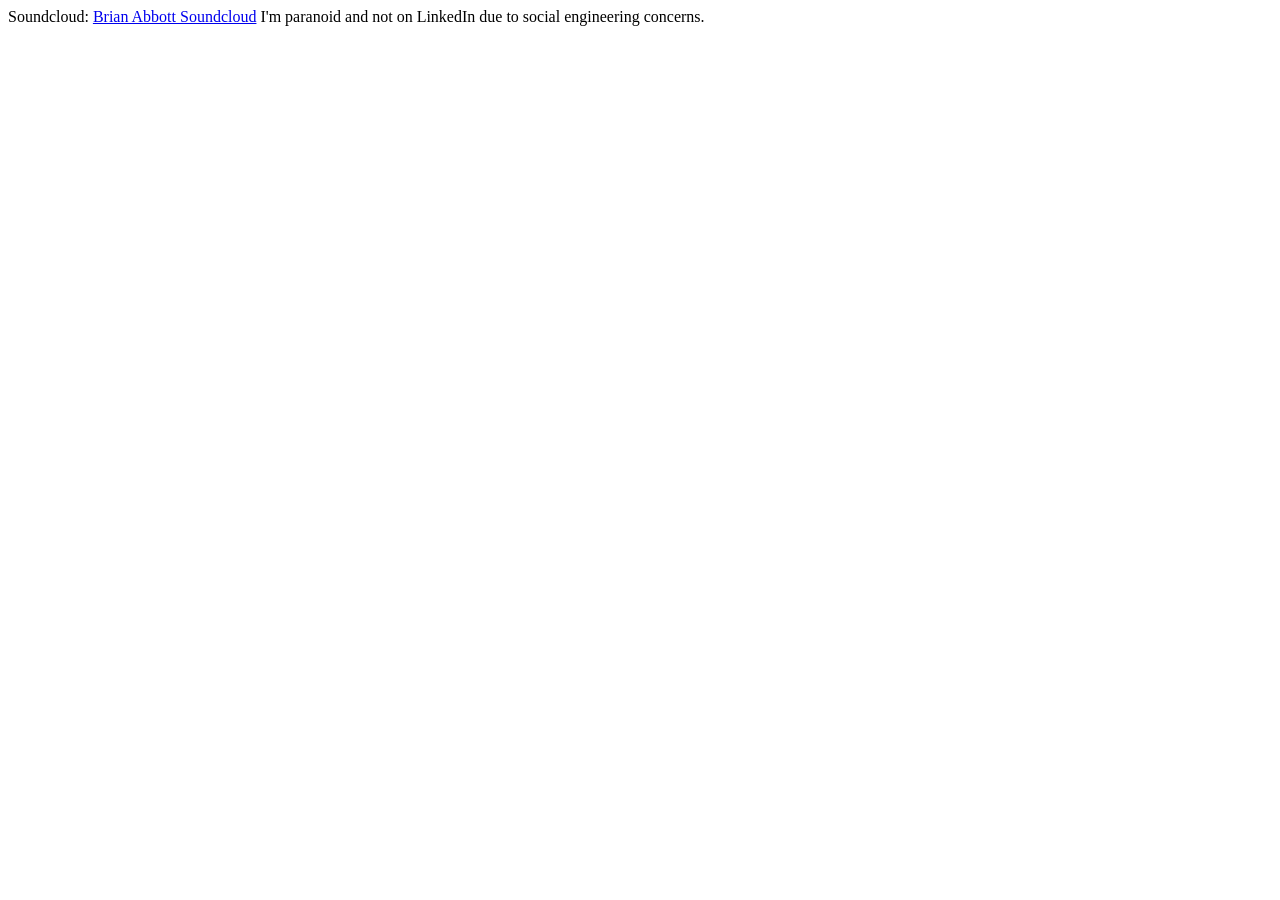
<file: index.html>
<!doctype html>
<html>
<head>
  <meta nmae="description" content="Homepage of Brian Abbott, software developer and guitarist based in Savannah, GA."/>
  <title>Brian Abbott | Savannah, GA</title>
</head>
<body>
Soundcloud: <a href="https://soundcloud.com/brianabbott1987">Brian Abbott Soundcloud</a>

I'm paranoid and not on LinkedIn due to social engineering concerns.
</body>
</html>
</file>
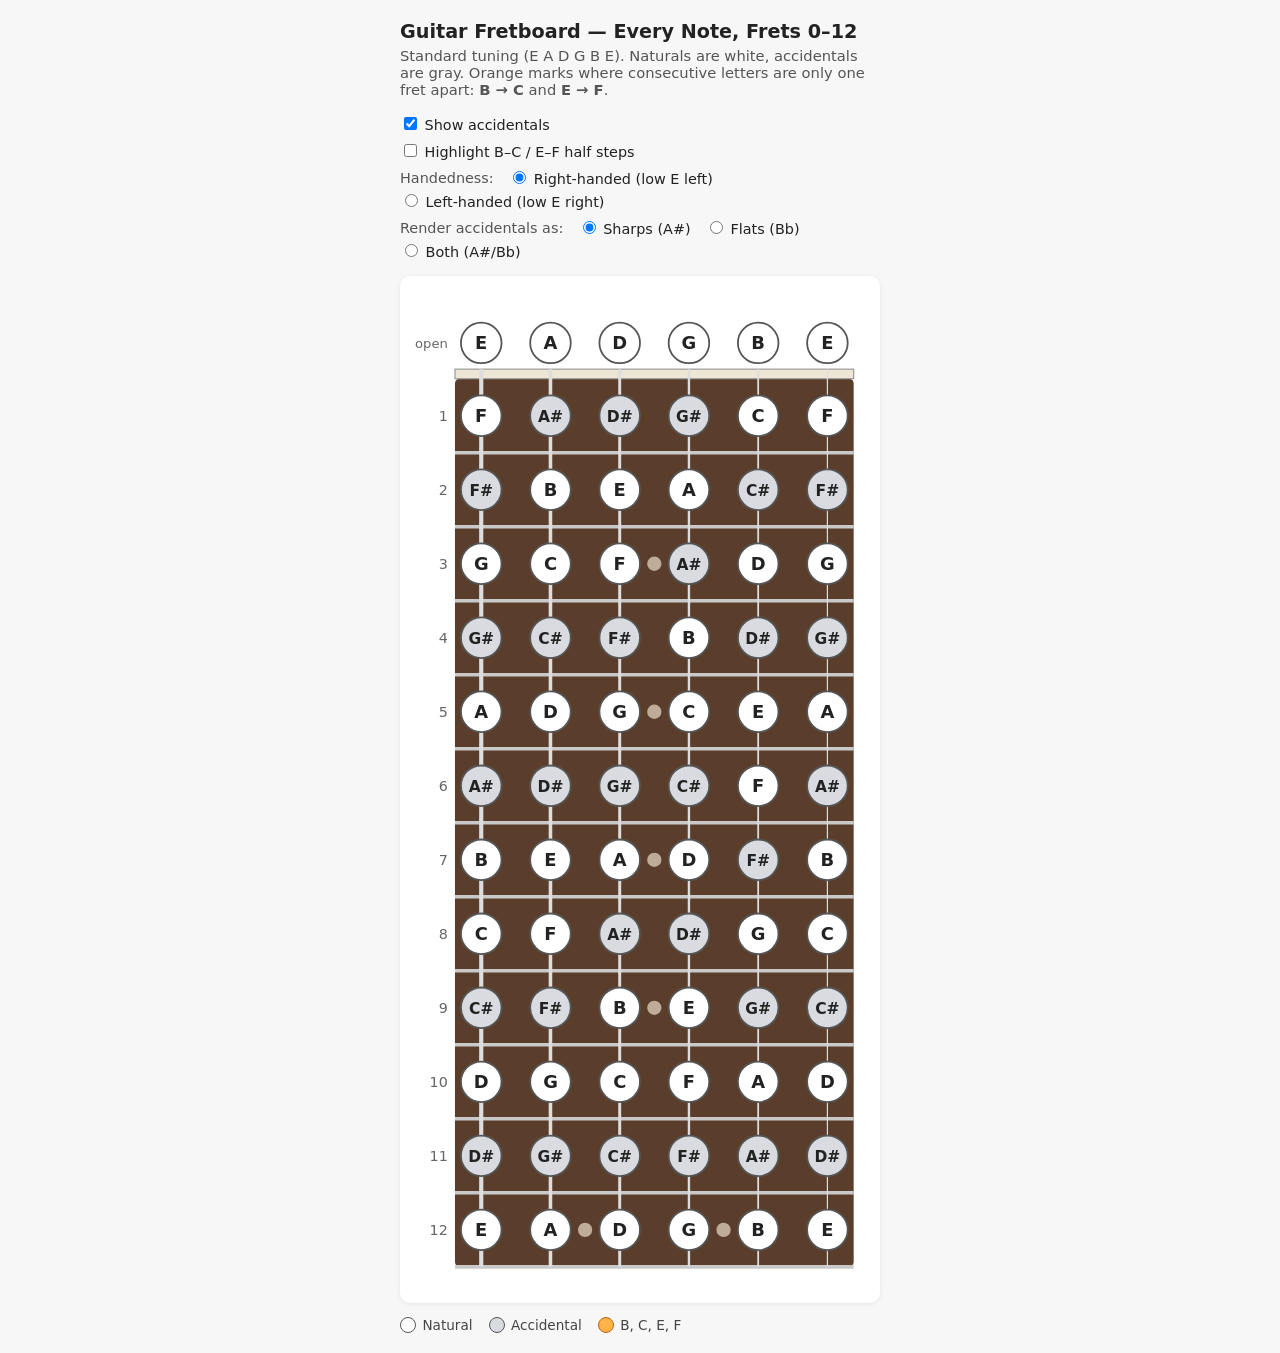
<file: fretboard.html>
<!DOCTYPE html>
<html lang="en">
<head>
  <meta charset="UTF-8">
  <meta name="viewport" content="width=device-width, initial-scale=1.0">
  <title>Guitar Fretboard – Note Map</title>
  <style>
    body {
      font-family: system-ui, -apple-system, "Segoe UI", Roboto, sans-serif;
      background: #f7f7f8;
      color: #222;
      margin: 0;
      padding: 1.25rem 1rem;
    }
    .wrap { max-width: 480px; margin: 0 auto; }
    h1 { font-size: 1.2rem; margin: 0 0 0.25rem; }
    p.sub { margin: 0 0 1rem; color: #555; font-size: .92rem; }
    .controls { margin: 0 0 1rem; font-size: .9rem; display: flex; flex-direction: column; gap: .5rem; }
    .controls label { cursor: pointer; }
    .controls .seg { display: flex; flex-wrap: wrap; gap: .25rem .9rem; align-items: center; }
    .controls .seg > span { color: #555; }
    .board { background: #fff; border-radius: 10px; box-shadow: 0 1px 4px rgba(0,0,0,.08); padding: .75rem; }
    svg { display: block; width: 100%; height: auto; }
    .legend { display: flex; gap: 1rem; margin-top: .9rem; font-size: .85rem; color: #444; flex-wrap: wrap; }
    .legend span { display: inline-flex; align-items: center; gap: .4rem; }
    .dot { width: 14px; height: 14px; border-radius: 50%; display: inline-block; border: 1.5px solid #555; }
    .dot.natural { background: #fff; }
    .dot.acc { background: #d9dbe0; }
    .dot.half { background: #ffb347; border-color: #b5651d; }
  </style>
</head>
<body>
<div class="wrap">
  <h1>Guitar Fretboard — Every Note, Frets 0–12</h1>
  <p class="sub">Standard tuning (E A D G B E). Naturals are white, accidentals are gray. Orange marks where consecutive letters are only one fret apart: <strong>B → C</strong> and <strong>E → F</strong>.</p>

  <div class="controls">
    <label><input type="checkbox" id="showAcc" checked> Show accidentals</label>
    <label><input type="checkbox" id="showHalf"> Highlight B–C / E–F half steps</label>
    <div class="seg">
      <span>Handedness:</span>
      <label><input type="radio" name="hand" value="right" checked> Right-handed (low E left)</label>
      <label><input type="radio" name="hand" value="left"> Left-handed (low E right)</label>
    </div>
    <div class="seg">
      <span>Render accidentals as:</span>
      <label><input type="radio" name="accMode" value="sharp" checked> Sharps (A#)</label>
      <label><input type="radio" name="accMode" value="flat"> Flats (Bb)</label>
      <label><input type="radio" name="accMode" value="both"> Both (A#/Bb)</label>
    </div>
  </div>

  <div class="board"><svg id="fb" xmlns="http://www.w3.org/2000/svg"></svg></div>

  <div class="legend">
    <span><i class="dot natural"></i> Natural</span>
    <span><i class="dot acc"></i> Accidental</span>
    <span><i class="dot half"></i> B, C, E, F</span>
  </div>
</div>

<script>
  const NOTES = ["A","A#/Bb","B","C","C#/Db","D","D#/Eb","E","F","F#/Gb","G","G#/Ab"];
  const TUNING = ["E","A","D","G","B","E"];      // low E (left) → high E (right)
  const FRETS = 12;
  const MARKERS = [3,5,7,9,12];
  const HALF = new Set(["B","C","E","F"]);

  // Vertical layout: nut at top, frets descend, strings are columns.
  const LEFT = 58, STR_GAP = 58, NUT_Y = 76, FRET_H = 62, R = 17;
  const BOARD_W = STR_GAP * 5 + 44;                // string span + margin
  const BOARD_X = LEFT - 22;
  const W = BOARD_X + BOARD_W + 12;
  const H = NUT_Y + FRET_H * FRETS + 20;

  const svg = document.getElementById("fb");
  svg.setAttribute("viewBox", `0 0 ${W} ${H}`);

  const el = (t, a, txt) => {
    const n = document.createElementNS("http://www.w3.org/2000/svg", t);
    for (const k in a) n.setAttribute(k, a[k]);
    if (txt !== undefined) n.textContent = txt;
    svg.appendChild(n); return n;
  };
  const sx = s => LEFT + STR_GAP * s;                       // string x
  const fy = f => f === 0 ? NUT_Y - 30 : NUT_Y + FRET_H * (f - 0.5); // note y

  // fretboard wood
  el("rect", { x: BOARD_X, y: NUT_Y, width: BOARD_W, height: FRET_H * FRETS, fill: "#5a3e2b", rx: 4 });
  // nut
  el("rect", { x: BOARD_X, y: NUT_Y - 8, width: BOARD_W, height: 8, fill: "#eee6d5", stroke: "#999" });
  // fret wires
  for (let f = 1; f <= FRETS; f++)
    el("line", { x1: BOARD_X, y1: NUT_Y + FRET_H * f, x2: BOARD_X + BOARD_W, y2: NUT_Y + FRET_H * f, stroke: "#c9c9c9", "stroke-width": 3 });
  // inlays
  MARKERS.forEach(f => {
    const cy = fy(f), cx = LEFT + STR_GAP * 2.5;
    if (f === 12) { el("circle", { cx: LEFT + STR_GAP * 1.5, cy, r: 6, fill: "#e8dcc4", opacity: .7 }); el("circle", { cx: LEFT + STR_GAP * 3.5, cy, r: 6, fill: "#e8dcc4", opacity: .7 }); }
    else el("circle", { cx, cy, r: 6, fill: "#e8dcc4", opacity: .7 });
  });
  // fret numbers (left gutter)
  for (let f = 1; f <= FRETS; f++)
    el("text", { x: BOARD_X - 6, y: fy(f) + 4, "text-anchor": "end", "font-size": 12, fill: "#666" }, f);
  el("text", { x: BOARD_X - 6, y: fy(0) + 4, "text-anchor": "end", "font-size": 11, fill: "#666" }, "open");
  // strings (thicker on the low side)
  const stringLines = TUNING.map((_, s) =>
    el("line", { y1: NUT_Y - 8, y2: NUT_Y + FRET_H * FRETS, stroke: "#ddd", "stroke-width": 3.5 - s * 0.5 })
  );

  // notes
  const dots = [];
  TUNING.forEach((open, s) => {
    const idx = NOTES.indexOf(open);
    for (let f = 0; f <= FRETS; f++) {
      const name = NOTES[(idx + f) % 12];
      const acc = name.includes("/");
      const y = fy(f);
      const g = el("g", {});
      const c = document.createElementNS("http://www.w3.org/2000/svg", "circle");
      c.setAttribute("cy", y); c.setAttribute("r", R);
      c.setAttribute("stroke", "#555"); c.setAttribute("stroke-width", 1.5);
      const t = document.createElementNS("http://www.w3.org/2000/svg", "text");
      t.setAttribute("text-anchor", "middle"); t.setAttribute("fill", "#222");
      g.appendChild(c); g.appendChild(t);
      dots.push({ g, c, t, s, y, name, acc, half: HALF.has(name) });
    }
  });

  function label(d, mode) {
    if (!d.acc) return d.name;
    const [sharp, flat] = d.name.split("/");
    return mode === "sharp" ? sharp : mode === "flat" ? flat : sharp + " " + flat;
  }

  function paint() {
    const showAcc = document.getElementById("showAcc").checked;
    const showHalf = document.getElementById("showHalf").checked;
    const mode = document.querySelector('input[name="accMode"]:checked').value;
    const lefty = document.querySelector('input[name="hand"]:checked').value === "left";
    const col = s => lefty ? 5 - s : s;            // mirror string columns for left-handed
    stringLines.forEach((ln, s) => { ln.setAttribute("x1", sx(col(s))); ln.setAttribute("x2", sx(col(s))); });
    dots.forEach(d => {
      const x = sx(col(d.s));
      d.c.setAttribute("cx", x); d.t.setAttribute("x", x);
      d.g.style.display = (!showAcc && d.acc) ? "none" : "";
      const small = d.acc && mode === "both";
      d.t.textContent = label(d, mode);
      d.t.setAttribute("y", d.y + (small ? 3.5 : 5.5));
      d.t.setAttribute("font-size", small ? 9 : d.acc ? 13 : 15);
      d.t.setAttribute("font-weight", small ? 500 : 700);
      if (d.half && showHalf) { d.c.setAttribute("fill", "#ffb347"); d.c.setAttribute("stroke", "#b5651d"); }
      else { d.c.setAttribute("fill", d.acc ? "#d9dbe0" : "#fff"); d.c.setAttribute("stroke", "#555"); }
    });
  }
  document.getElementById("showAcc").addEventListener("change", paint);
  document.getElementById("showHalf").addEventListener("change", paint);
  document.querySelectorAll('input[name="accMode"], input[name="hand"]').forEach(r => r.addEventListener("change", paint));
  paint();
</script>
</body>
</html>
</file>
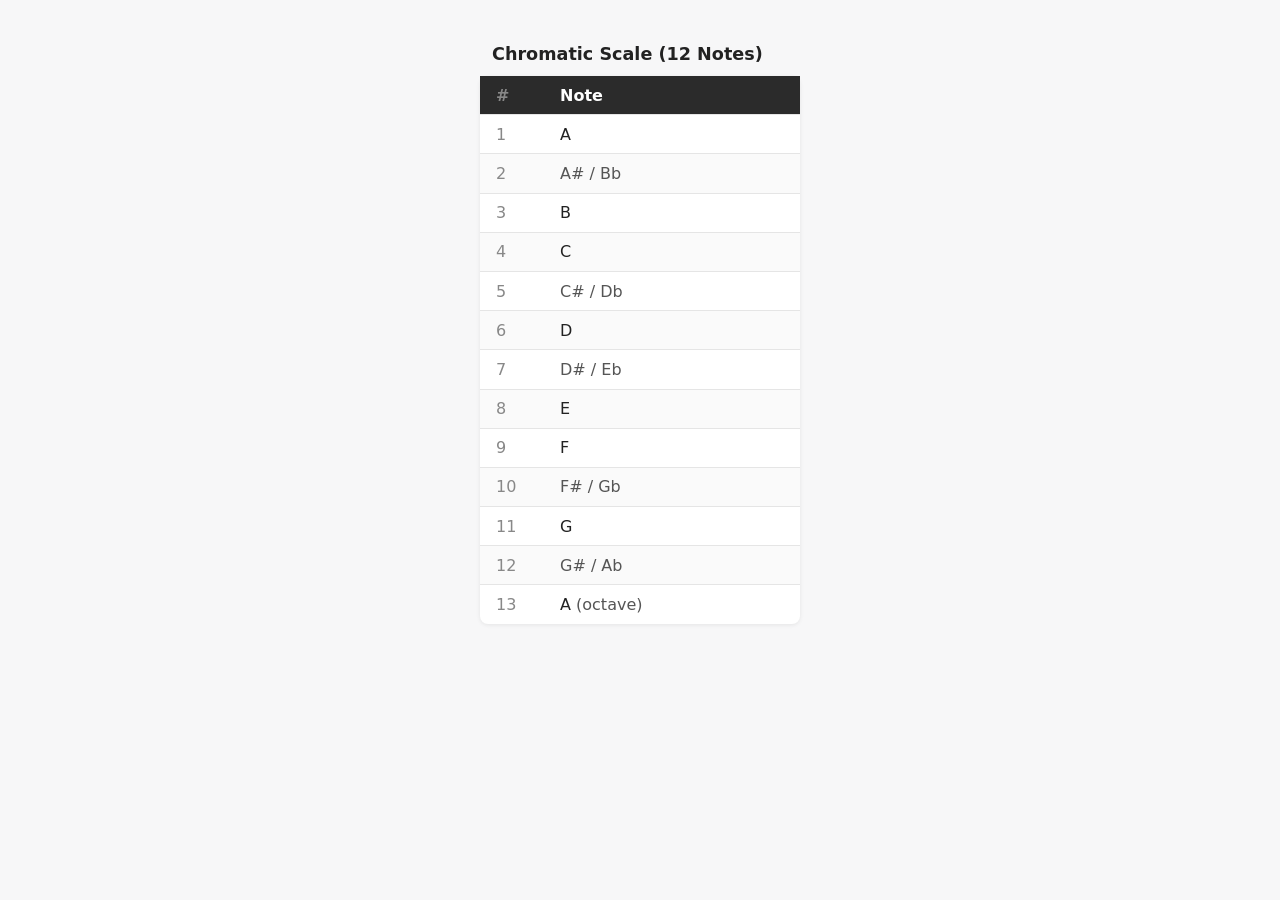
<file: notes-table.html>
<!DOCTYPE html>
<html lang="en">
<head>
  <meta charset="UTF-8">
  <meta name="viewport" content="width=device-width, initial-scale=1.0">
  <title>Musical Notes</title>
  <style>
    body {
      font-family: system-ui, -apple-system, "Segoe UI", Roboto, sans-serif;
      background: #f7f7f8;
      color: #222;
      margin: 0;
      padding: 2rem;
      display: flex;
      justify-content: center;
    }
    table {
      border-collapse: collapse;
      background: #fff;
      box-shadow: 0 1px 4px rgba(0,0,0,0.08);
      border-radius: 8px;
      overflow: hidden;
      min-width: 320px;
    }
    caption {
      font-weight: 600;
      font-size: 1.1rem;
      padding: 0.75rem;
      text-align: left;
    }
    th, td {
      padding: 0.6rem 1rem;
      text-align: left;
      border-bottom: 1px solid #e5e5e5;
    }
    th {
      background: #2b2b2b;
      color: #fff;
      font-weight: 600;
    }
    tbody tr:nth-child(even) { background: #fafafa; }
    tbody tr:last-child td { border-bottom: none; }
    .num { color: #888; width: 2rem; }
    .accidental { color: #555; }
  </style>
</head>
<body>
  <table>
    <caption>Chromatic Scale (12 Notes)</caption>
    <thead>
      <tr>
        <th class="num">#</th>
        <th>Note</th>
      </tr>
    </thead>
    <tbody>
      <tr><td class="num">1</td><td>A</td></tr>
      <tr><td class="num">2</td><td class="accidental">A# / Bb</td></tr>
      <tr><td class="num">3</td><td>B</td></tr>
      <tr><td class="num">4</td><td>C</td></tr>
      <tr><td class="num">5</td><td class="accidental">C# / Db</td></tr>
      <tr><td class="num">6</td><td>D</td></tr>
      <tr><td class="num">7</td><td class="accidental">D# / Eb</td></tr>
      <tr><td class="num">8</td><td>E</td></tr>
      <tr><td class="num">9</td><td>F</td></tr>
      <tr><td class="num">10</td><td class="accidental">F# / Gb</td></tr>
      <tr><td class="num">11</td><td>G</td></tr>
      <tr><td class="num">12</td><td class="accidental">G# / Ab</td></tr>
      <tr><td class="num">13</td><td>A <span class="accidental">(octave)</span></td></tr>
    </tbody>
  </table>
</body>
</html>
</file>
